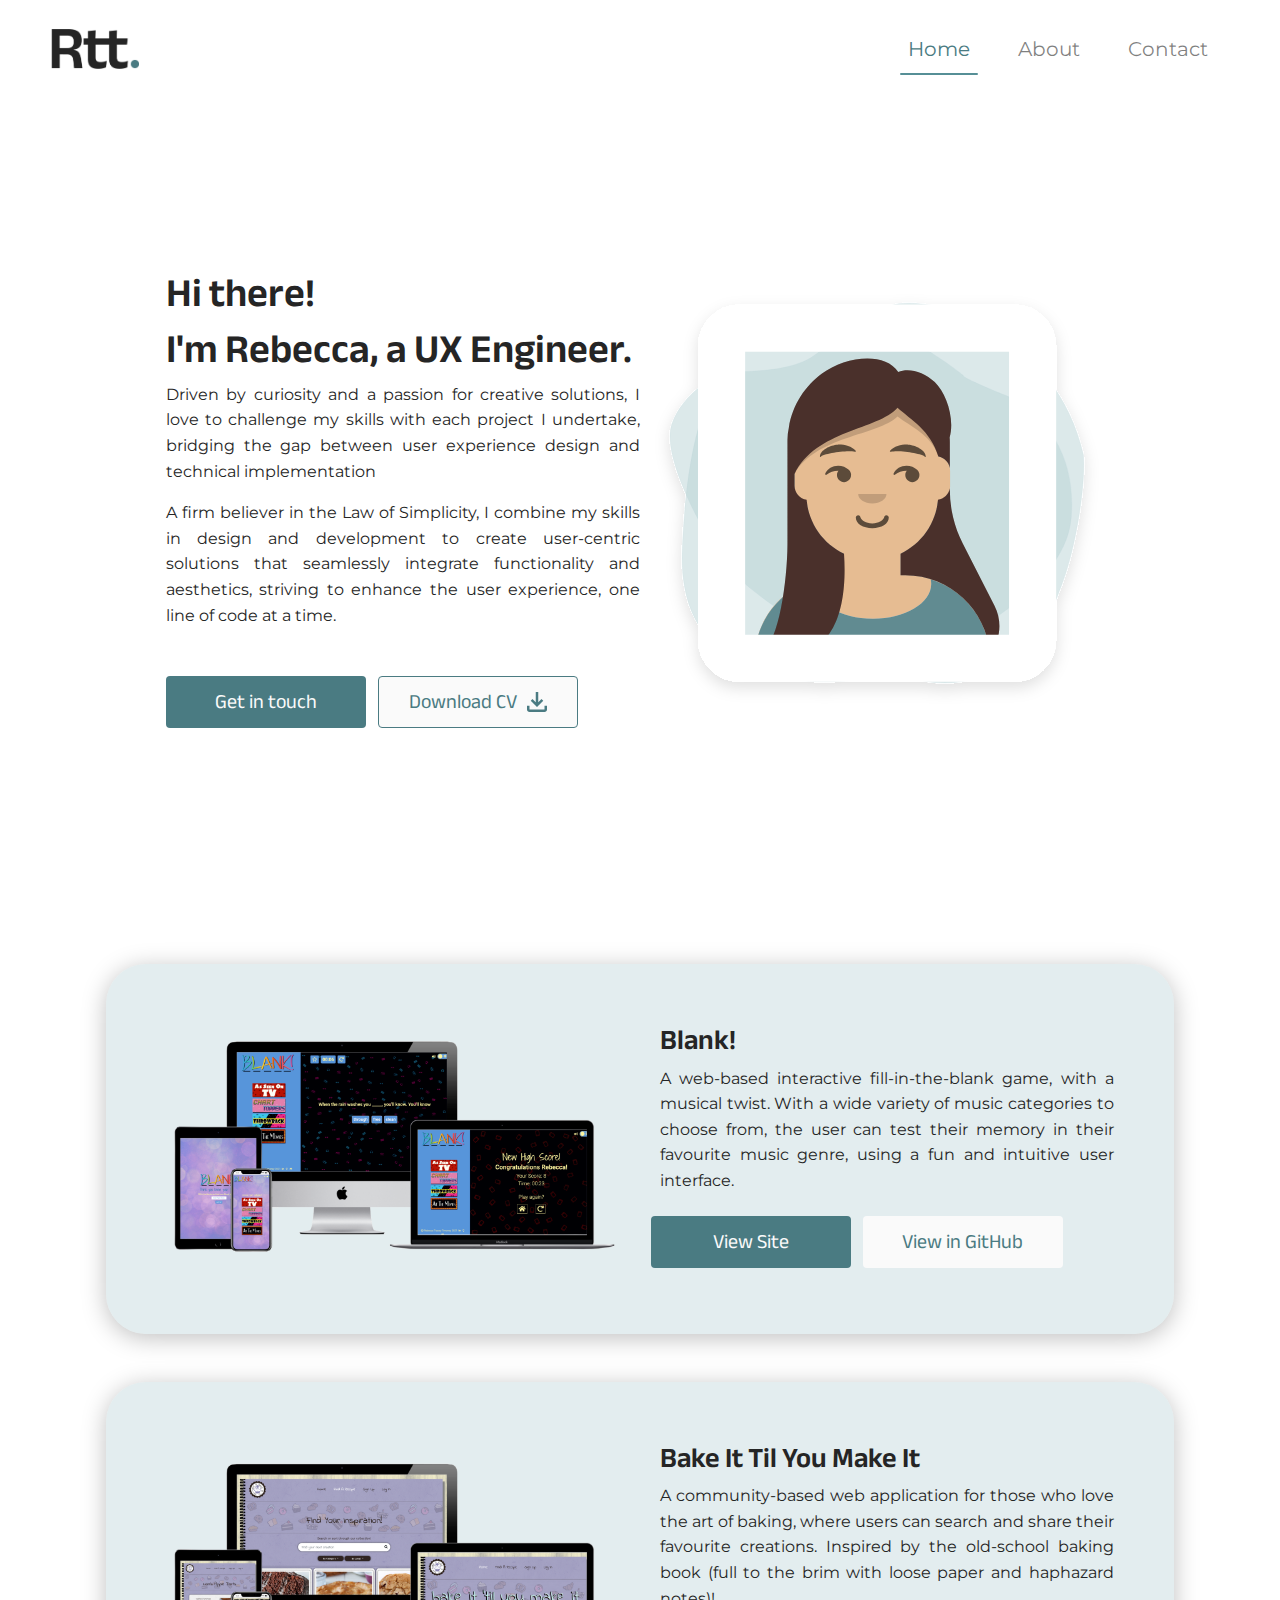
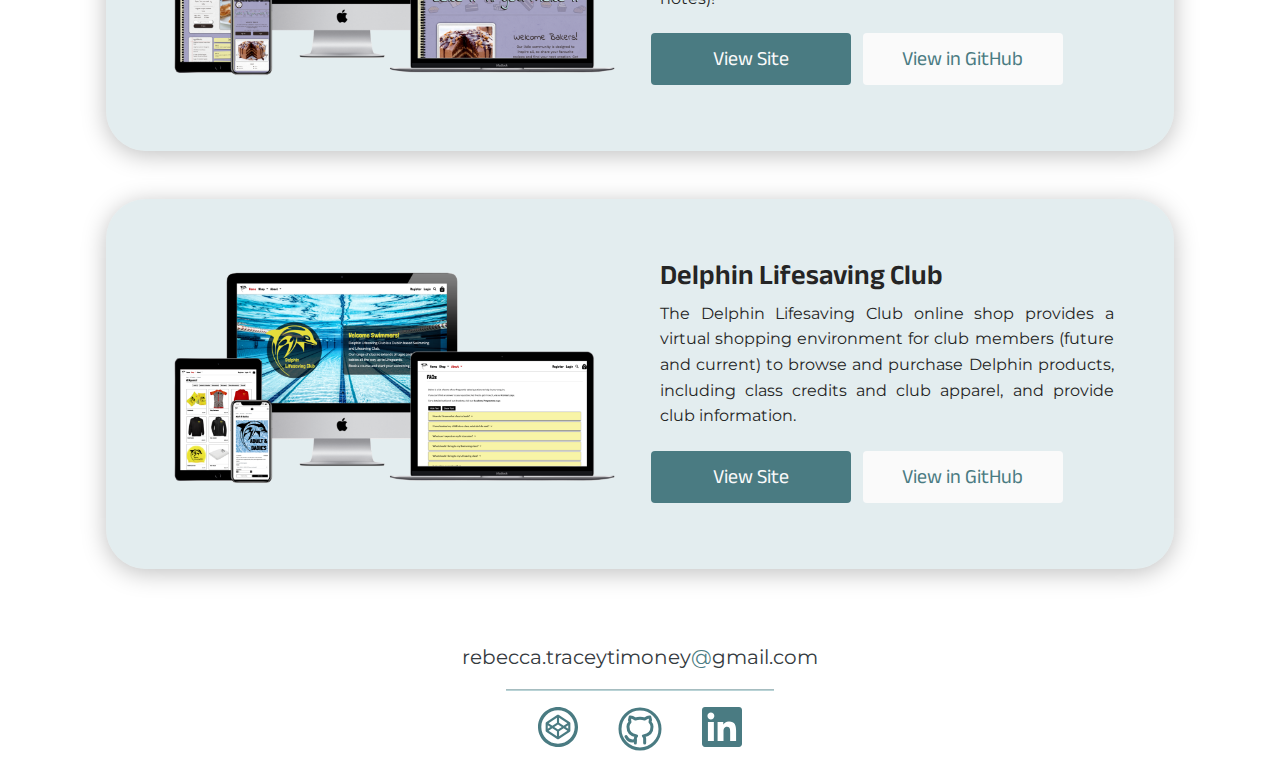
<file: index.html>
<!DOCTYPE html>
<html lang="en">

<head>

    <!-- Google tag (gtag.js) -->
    <script async src="https://www.googletagmanager.com/gtag/js?id=G-MZ6VDEMLGP"></script>
    <script>
        window.dataLayer = window.dataLayer || [];
        function gtag() { dataLayer.push(arguments); }
        gtag('js', new Date());

        gtag('config', 'G-MZ6VDEMLGP');
    </script>

    <!-- meta data -->
    <meta charset="UTF-8" />
    <meta name="viewport" content="width=device-width, initial-scale=1.0" />
    <meta http-equiv="X-UA-Compatible" content="ie=edge" />
    <meta name="description" content="Online Portfolio - Rebecca Tracey-Timoney" />
    <meta name="title" content="Rebecca Tracey-Timoney" />

    <!-- favicon -->
    <link rel="shortcut icon" type="image/png" href="assets/images/favicon/favicon.ico" />
    <link rel="apple-touch-icon" sizes="180x180" href="assets/images/favicon/apple-touch-icon.png" />
    <link rel="icon" type="image/png" sizes="32x32" href="assets/images/favicon/favicon-32x32.png" />
    <link rel="icon" type="image/png" sizes="16x16" href="assets/images/favicon/favicon-16x16.png" />

    <!-- Stylesheets -->
    <link rel="stylesheet"
        href="https://cdnjs.cloudflare.com/ajax/libs/twitter-bootstrap/4.6.0/css/bootstrap.min.css" />
    <link rel="stylesheet" href="https://cdnjs.cloudflare.com/ajax/libs/font-awesome/5.15.4/css/all.min.css" />
    <link rel="stylesheet" href="assets/css/style.css" />

    <!-- Page title -->
    <title>Rebecca Tracey-Timoney</title>
</head>

<body>

    <!-- Navbar -->
    <nav class="navbar navbar-expand-md navbar-light">
        <a class="navbar-brand" href="index.html">
            <img src="assets/images/logo.png" height="40" class="d-inline-block align-top" alt="Logo" />
        </a>
        <button class="navbar-toggler" type="button" data-toggle="collapse" data-target="#navbarNav"
            aria-controls="navbarNav" aria-expanded="false" aria-label="Toggle navigation">
            <span class="navbar-toggler-icon"></span>
        </button>
        <div class="collapse navbar-collapse justify-content-end" id="navbarNav">
            <ul class="navbar-nav align-items-center">
                <li class="nav-item px-3 py-5-sm">
                    <a class="nav-link active" href="index.html">Home</a>
                </li>
                <li class="nav-item px-3">
                    <a class="nav-link" href="about.html">About</a>
                </li>
                <li class="nav-item px-3">
                    <a class="nav-link" href="contact.html">Contact</a>
                </li>
            </ul>
        </div>
    </nav>

    <!-- Hero Container -->
    <section class="container-fluid pt-3 pb-4 d-flex sec-height justify-content-center">
        <div class="row m-0" id="hero-container">
            <div class="col-12 col-lg-6 order-lg-2" id="hero-img">
                <img class="w-100 d-none d-lg-flex" src="assets/images/profile-img.svg" alt="Profile avatar of Rebecca Tracey Timoney">
                <img class="w-100 d-lg-none" src="assets/images/profile-img-sm.png" alt="Profile avatar of Rebecca Tracey Timoney">
            </div>
            <div class="col-12 col-lg-6 px-0 py-3 order-lg-1" id="hero-text">
                <div>
                    <h1>Hi there!</h1>
                    <h1>I'm Rebecca, a UX Engineer.</h1>
                </div>
                <div class="text-justify">
                    <p>Driven by curiosity and a passion for creative solutions, I love to challenge my skills with each project I undertake, bridging the gap between user experience design and technical implementation</p>
                    
                    <p>A firm believer in the Law of Simplicity, I combine my skills in design and development to create user-centric solutions that seamlessly integrate functionality and aesthetics, striving to enhance the user experience, one line of code at a time.</p>
                </div>
                <div id="hero-links">
                    <a href="contact.html" class="link-btn primary-btn">Get in touch</a>
                    <a href="assets/rebecca_traceytimoney.pdf" class="link-btn secondary-btn" download="Rebecca_TraceyTimoney">
                        Download CV 
                        <svg width="20" height="20" viewBox="0 0 24 24" fill="none" xmlns="http://www.w3.org/2000/svg">
                            <path d="M12 18L4.5 10.5L6.6 8.325L10.5 12.225V0H13.5V12.225L17.4 8.325L19.5 10.5L12 18ZM3 24C2.175 24 1.4685 23.706 0.880502 23.118C0.292502 22.53 -0.000997453 21.824 2.54669e-06 21V16.5H3V21H21V16.5H24V21C24 21.825 23.706 22.5315 23.118 23.1195C22.53 23.7075 21.824 24.001 21 24H3Z" fill="#4A7B82" />
                        </svg>
                    </a>
                </div>
            </div>
        </div>
    </section>

    <!-- Projects -->
    <section class="container-fluid sec-height project-outer-container">
        <div class="row project-container">
            <div class="col-12 col-lg-6">
                <img class="w-100" src="assets/images/blank.png" alt="Responsive screens image of Blank! Interactive quiz">
            </div>
            <div class="col-12 col-lg-6">
                <div class="project-title">
                    <h3>Blank!</h3>
                </div>
                <div class="text-justify">
                    <p>A web-based interactive fill-in-the-blank game, with a musical twist. With a wide variety of music categories to choose
                    from, the user can test their memory in their favourite music genre, using a fun and intuitive user interface.</p>
                </div>
                <div class="row project-btns">
                    <div class="col-12 col-md-6">
                        <a class="link-btn primary-btn" href="https://rebeccatraceyt.github.io/WhatTheBlank/" target="_blank" rel="noopener noreferrer">View Site</a>
                    </div>
                    <div class="col-12 col-md-6">
                        <a class="link-btn secondary-btn" href="https://github.com/rebeccatraceyt/WhatTheBlank" target="_blank" rel="noopener noreferrer">View in GitHub</a>
                    </div>
                </div>
            </div>
        </div>

        <div class="row project-container">
            <div class="col-12 col-lg-6">
                <img class="w-100" src="assets/images/bake.png" alt="Responsive screens image of Bake It Til You Make It App">
            </div>
            <div class="col-12 col-lg-6">
                <div class="project-title">
                    <h3>Bake It Til You Make It</h3>
                </div>
                <div class="text-justify">
                    <p>A community-based web application for those who love the art of baking, where users can search and share their favourite
                    creations. Inspired by the old-school baking book (full to the brim with loose paper and haphazard notes)!</p>
                </div>
                <div class="row project-btns">
                    <div class="col-12 col-md-6">
                        <a class="link-btn primary-btn" href="https://bake-it-til-you-make-it.onrender.com/"
                            target="_blank" rel="noopener noreferrer">View Site</a>
                    </div>
                    <div class="col-12 col-md-6">
                        <a class="link-btn secondary-btn" href="https://github.com/rebeccatraceyt/bake-it-til-you-make-it"
                            target="_blank" rel="noopener noreferrer">View in GitHub</a>
                    </div>
                </div>
            </div>
        </div>

        <div class="row project-container">
            <div class="col-12 col-lg-6">
                <img class="w-100" src="assets/images/delphin.png" alt="Responsive screens image of Delphin Lifesaving Club">
            </div>
            <div class="col-12 col-lg-6">
                <div class="project-title">
                    <h3>Delphin Lifesaving Club</h3>
                </div>
                <div class="text-justify">
                    <p>The Delphin Lifesaving Club online shop provides a virtual shopping environment for club members (future and current) to
                    browse and purchase Delphin products, including class credits and club apparel, and provide club information.</p>
                </div>
                <div class="row project-btns">
                    <div class="col-12 col-md-6">
                        <a class="link-btn primary-btn" href="https://delphin-lifesavingclub.onrender.com/"
                            target="_blank" rel="noopener noreferrer">View Site</a>
                    </div>
                    <div class="col-12 col-md-6">
                        <a class="link-btn secondary-btn" href="https://github.com/rebeccatraceyt/delphin_lifesavingclub"
                            target="_blank" rel="noopener noreferrer">View in GitHub</a>
                    </div>
                </div>
            </div>
        </div>
    </section>

    <!-- Footer -->
    <footer class="py-4" id="footer-container">
        <a href="mailto:rebecca.traceytimoney@gmail.com?subject=Portfolio Enquiry">
            <span class="text-dark">rebecca.traceytimoney</span>@<span class="text-dark">gmail.com</span>
        </a>
        <hr id="footer-hr">
        <div id="footer-icons">
            <a href="https://codepen.io/rebeccatraceyt" target="_blank" rel="noopener noreferrer" aria-label="Link to my CodePen profile">
                <img src="assets/images/codepen.svg" alt="CodePen icon">
            </a>
            <a href="https://github.com/rebeccatraceyt" target="_blank" rel="noopener noreferrer"
                aria-label="Link to my GitHub profile">
                <img src="assets/images/github.svg" alt="GitHub icon">
            </a>
            <a href="https://www.linkedin.com/in/rebeccatraceytimoney/" target="_blank" rel="noopener noreferrer"
                aria-label="Link to my LinkedIn profile">
                <img src="assets/images/linkedin.svg" alt="LinkedIn icon">
            </a>
        </div>
    </footer>


    <!-- Scripts -->
    <script src="https://cdnjs.cloudflare.com/ajax/libs/jquery/3.5.1/jquery.slim.min.js"></script>
    <script src="https://cdnjs.cloudflare.com/ajax/libs/popper.js/1.16.1/umd/popper.min.js"></script>
    <script src="https://cdnjs.cloudflare.com/ajax/libs/twitter-bootstrap/4.6.0/js/bootstrap.min.js"></script>

</body>

</html>
</file>
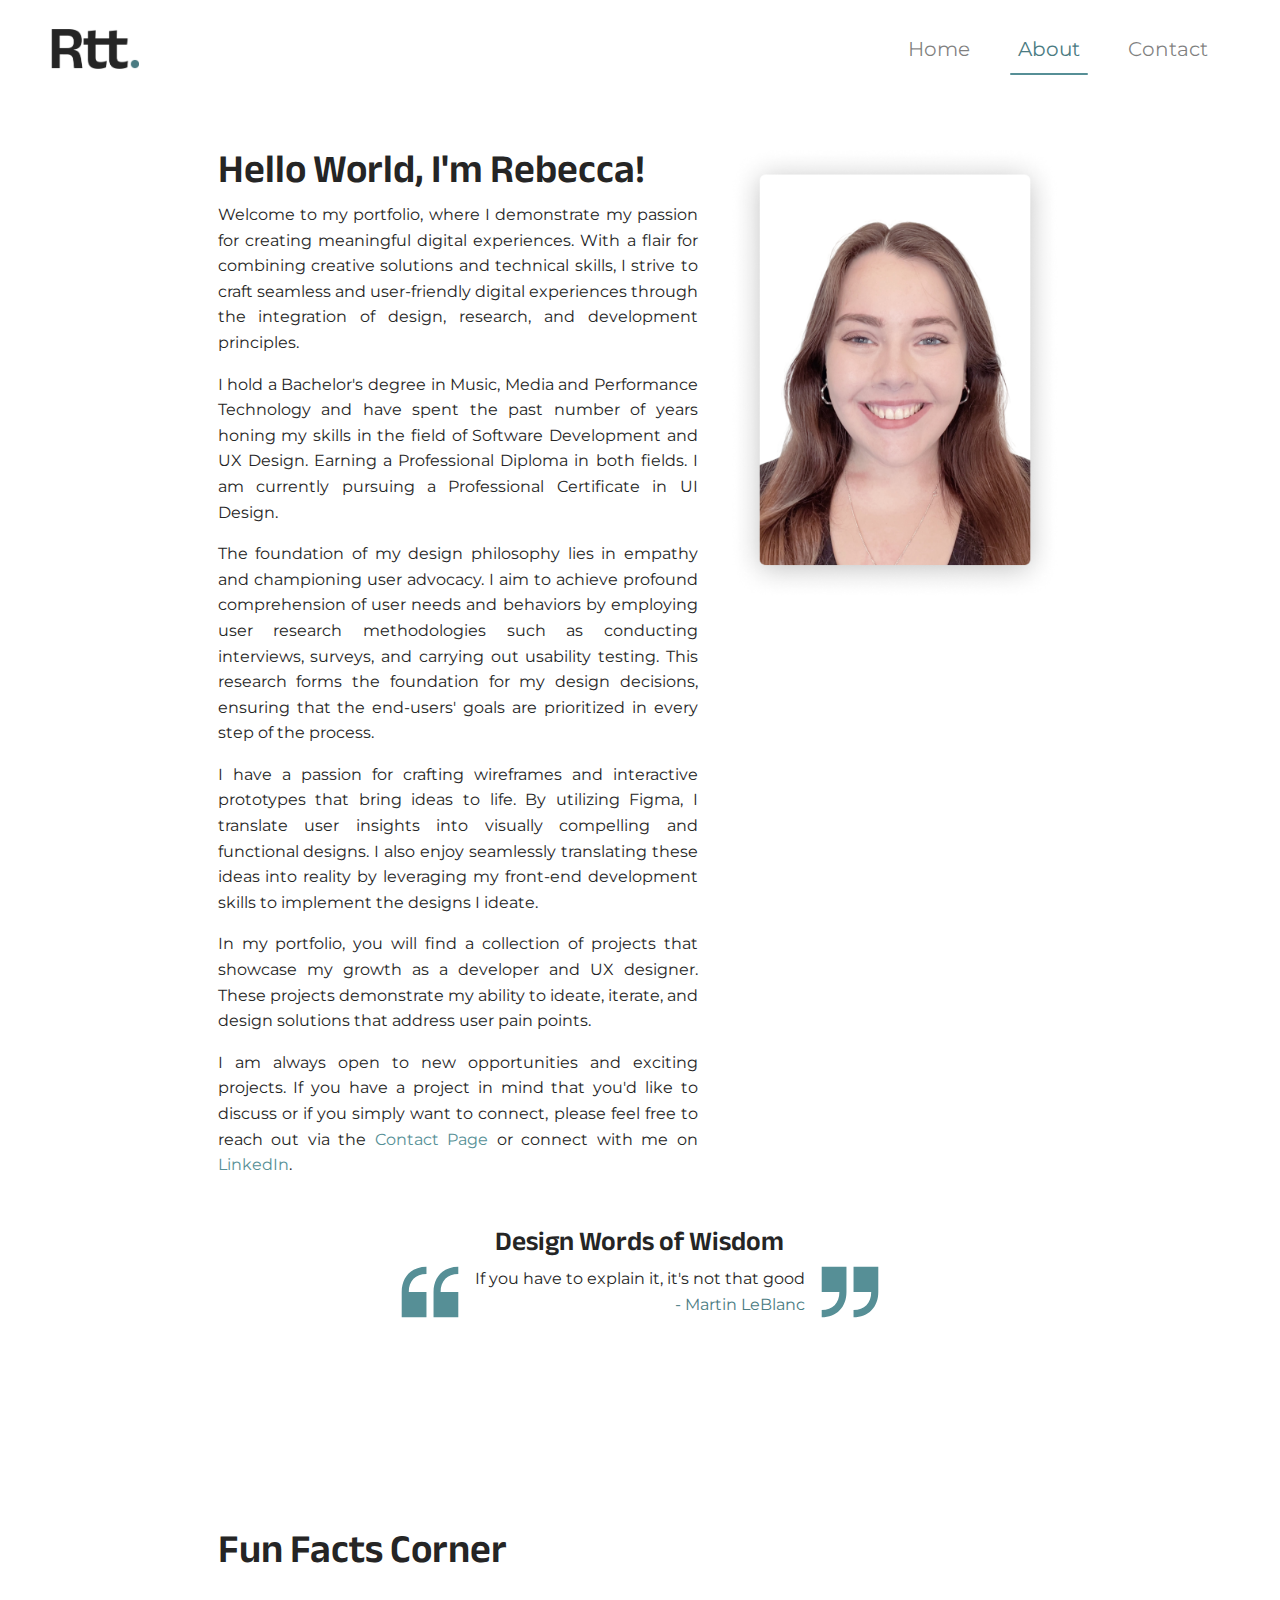
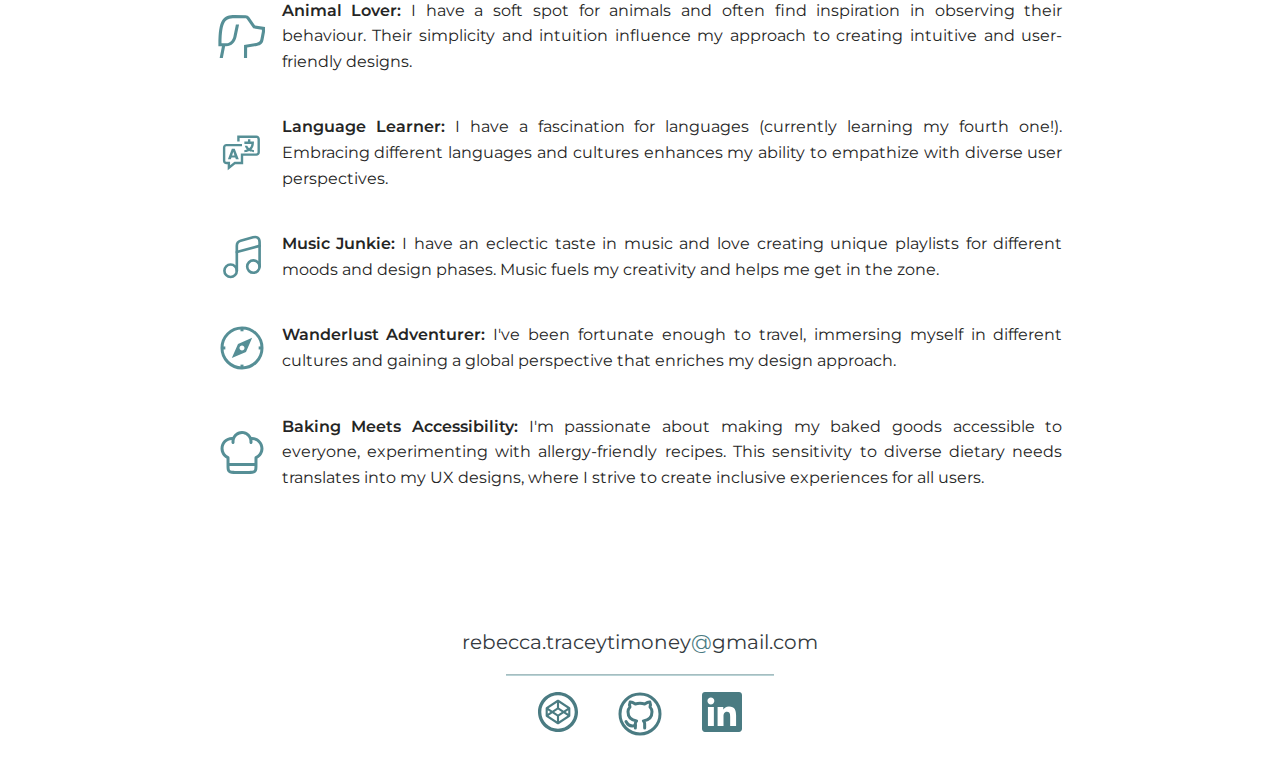
<file: about.html>
<!DOCTYPE html>
<html lang="en">

<head>

    <!-- Google tag (gtag.js) -->
    <script async src="https://www.googletagmanager.com/gtag/js?id=G-MZ6VDEMLGP"></script>
    <script>
        window.dataLayer = window.dataLayer || [];
        function gtag() { dataLayer.push(arguments); }
        gtag('js', new Date());

        gtag('config', 'G-MZ6VDEMLGP');
    </script>

    <!-- meta data -->
    <meta charset="UTF-8" />
    <meta name="viewport" content="width=device-width, initial-scale=1.0" />
    <meta http-equiv="X-UA-Compatible" content="ie=edge" />
    <meta name="description" content="Online Portfolio - Rebecca Tracey-Timoney" />
    <meta name="title" content="Rebecca Tracey-Timoney" />

    <!-- favicon -->
    <link rel="shortcut icon" type="image/png" href="assets/images/favicon/favicon.ico" />
    <link rel="apple-touch-icon" sizes="180x180" href="assets/images/favicon/apple-touch-icon.png" />
    <link rel="icon" type="image/png" sizes="32x32" href="assets/images/favicon/favicon-32x32.png" />
    <link rel="icon" type="image/png" sizes="16x16" href="assets/images/favicon/favicon-16x16.png" />

    <!-- Stylesheets -->
    <link rel="stylesheet"
        href="https://cdnjs.cloudflare.com/ajax/libs/twitter-bootstrap/4.6.0/css/bootstrap.min.css" />
    <link rel="stylesheet" href="https://cdnjs.cloudflare.com/ajax/libs/font-awesome/5.15.4/css/all.min.css" />
    <link rel="stylesheet" href="assets/css/style.css" />

    <!-- Page title -->
    <title>Rebecca Tracey-Timoney | About</title>
</head>

<body>

    <!-- Navbar -->
    <nav class="navbar navbar-expand-md navbar-light">
        <a class="navbar-brand" href="index.html">
            <img src="assets/images/logo.png" height="40" class="d-inline-block align-top" alt="Logo" />
        </a>
        <button class="navbar-toggler" type="button" data-toggle="collapse" data-target="#navbarNav"
            aria-controls="navbarNav" aria-expanded="false" aria-label="Toggle navigation">
            <span class="navbar-toggler-icon"></span>
        </button>
        <div class="collapse navbar-collapse justify-content-end" id="navbarNav">
            <ul class="navbar-nav align-items-center">
                <li class="nav-item px-3 py-5-sm">
                    <a class="nav-link" href="index.html">Home</a>
                </li>
                <li class="nav-item px-3">
                    <a class="nav-link active" href="about.html">About</a>
                </li>
                <li class="nav-item px-3">
                    <a class="nav-link" href="contact.html">Contact</a>
                </li>
            </ul>
        </div>
    </nav>

    <!-- About Container -->
    <section class="container-fluid sec-height about-container">
        <div class="row">
            <div class="col-12 col-lg-5 order-lg-2 d-flex align-self-start justify-content-center">
                <img class="mw-100" src="assets/images/about-img.png" alt="Portrait image of Rebecca Tracey Timoney">
            </div>
            <div class="col-12 col-lg-7 order-lg-1 text-justify">
                <h1>Hello World, <br class="d-lg-none"> I'm Rebecca!</h1>
                <p>
                    Welcome to my portfolio, where I demonstrate my passion for creating meaningful digital
                    experiences. With a flair for combining creative solutions and technical skills, 
                    I strive to craft seamless and user-friendly digital experiences through the integration 
                    of design, research, and development principles.
                </p>

                <p>I hold a Bachelor's degree in Music, Media and Performance Technology and have spent the past number
                    of years honing my skills in the field of Software Development and UX Design. 
                    Earning a Professional Diploma in both fields. 
                    I am currently pursuing a Professional Certificate in UI Design.
                </p>

                <p>The foundation of my design philosophy lies in empathy and championing user advocacy. I aim to
                    achieve profound comprehension of user needs and behaviors by employing user research methodologies 
                    such as conducting interviews, surveys, and carrying out usability testing. 
                    This research forms the foundation for my design decisions, ensuring that the end-users' goals are 
                    prioritized in every step of the process.
                </p>

                <p>I have a passion for crafting wireframes and interactive prototypes that bring ideas to life. By
                    utilizing Figma, I translate user insights into visually compelling and functional designs. 
                    I also enjoy seamlessly translating these ideas into reality by leveraging my front-end development 
                    skills to implement the designs I ideate.
                </p>

                <p>In my portfolio, you will find a collection of projects that showcase my growth as a developer and UX
                    designer. These projects demonstrate my ability to ideate, iterate, and design solutions that 
                    address user pain points.
                </p>

                <p>I am always open to new opportunities and exciting projects. If you have a project in mind that you'd
                    like to discuss or if you simply want to connect, please feel free to reach out via the 
                    <a href="contact.html" class="inline-link">Contact Page</a> 
                    or connect with me on 
                    <a href="https://www.linkedin.com/in/rebeccatraceytimoney/" 
                    target="_blank" rel="noopener noreferrer" 
                    aria-label="Link to my LinkedIn profile"
                    class="inline-link">LinkedIn</a>.
                </p>
            </div>
        </div>

        <!-- Quote Container -->
        <div class="row">
            <div id="quote-outer-container" class="col-12 d-flex flex-column align-items-center">
                <h2>Design Words of Wisdom</h2>
                <div class="d-flex justify-content-center align-items-start quote-container">
                    <img class="mw-100 quote-icon" src="assets/images/quote-left.svg" alt="Left quotation mark">
                    <div class="d-flex flex-column justify-content-center quote-inner-container">
                        <span>If you have to explain it, it's not that good</span>
                        <span id="quote-author">- Martin LeBlanc</span>
                    </div>
                    <img class="mw-100 quote-icon" src="assets/images/quote-right.svg" alt="Right quotation mark">
                </div>
            </div>
        </div>
    </section>



    <!-- Facts Container -->
    <section class="container-fluid mb-5 facts-outer-container">
        <h1 class="mb-4">Fun Facts Corner</h1>
        <div class="facts-container">
            <div class="facts-item">
                <img src="assets/images/animal.svg" alt="Outline drawing of dog's head">
                <p>
                    <span class="fact-name">Animal Lover:</span> I have a soft spot for animals and often find inspiration in observing their behaviour. 
                    Their simplicity and intuition influence my approach to creating intuitive and user-friendly designs.
                </p>
            </div>
            <div class="facts-item">
                <img src="assets/images/language.svg" alt="Outline drawing of dog's head">
                <p>
                    <span class="fact-name">Language Learner:</span> I have a fascination for languages (currently learning my fourth one!). Embracing different languages
                    and cultures enhances my ability to empathize with diverse user perspectives.
                </p>
            </div>
            <div class="facts-item">
                <img src="assets/images/music.svg" alt="Outline drawing of dog's head">
                <p>
                    <span class="fact-name">Music Junkie:</span> I have an eclectic taste in music and love creating unique playlists for different moods and design
                    phases. Music fuels my creativity and helps me get in the zone.
                </p>
            </div>
            <div class="facts-item">
                <img src="assets/images/adventure.svg" alt="Outline drawing of dog's head">
                <p>
                    <span class="fact-name">Wanderlust Adventurer:</span> I've been fortunate enough to travel, immersing myself in different cultures and gaining a global
                    perspective that enriches my design approach.
                </p>
            </div>
            <div class="facts-item">
                <img src="assets/images/baking.svg" alt="Outline drawing of dog's head">
                <p>
                    <span class="fact-name">Baking Meets Accessibility:</span> I'm passionate about making my baked goods accessible to everyone, experimenting with
                    allergy-friendly recipes. This sensitivity to diverse dietary needs translates into my UX designs, where I strive to create inclusive experiences for all users.
                </p>
            </div>
        </div>
    </section>


    <!-- Footer -->
    <footer class="py-4" id="footer-container">
        <a href="mailto:rebecca.traceytimoney@gmail.com?subject=Portfolio Enquiry">
            <span class="text-dark">rebecca.traceytimoney</span>@<span class="text-dark">gmail.com</span>
        </a>
        <hr id="footer-hr">
        <div id="footer-icons">
            <a href="https://codepen.io/rebeccatraceyt" target="_blank" rel="noopener noreferrer"
                aria-label="Link to my CodePen profile">
                <img src="assets/images/codepen.svg" alt="CodePen icon">
            </a>
            <a href="https://github.com/rebeccatraceyt" target="_blank" rel="noopener noreferrer"
                aria-label="Link to my GitHub profile">
                <img src="assets/images/github.svg" alt="GitHub icon">
            </a>
            <a href="https://www.linkedin.com/in/rebeccatraceytimoney/" target="_blank" rel="noopener noreferrer"
                aria-label="Link to my LinkedIn profile">
                <img src="assets/images/linkedin.svg" alt="LinkedIn icon">
            </a>
        </div>
    </footer>


    <!-- Scripts -->
    <script src="https://cdnjs.cloudflare.com/ajax/libs/jquery/3.5.1/jquery.slim.min.js"></script>
    <script src="https://cdnjs.cloudflare.com/ajax/libs/popper.js/1.16.1/umd/popper.min.js"></script>
    <script src="https://cdnjs.cloudflare.com/ajax/libs/twitter-bootstrap/4.6.0/js/bootstrap.min.js"></script>

</body>

</html>
</file>
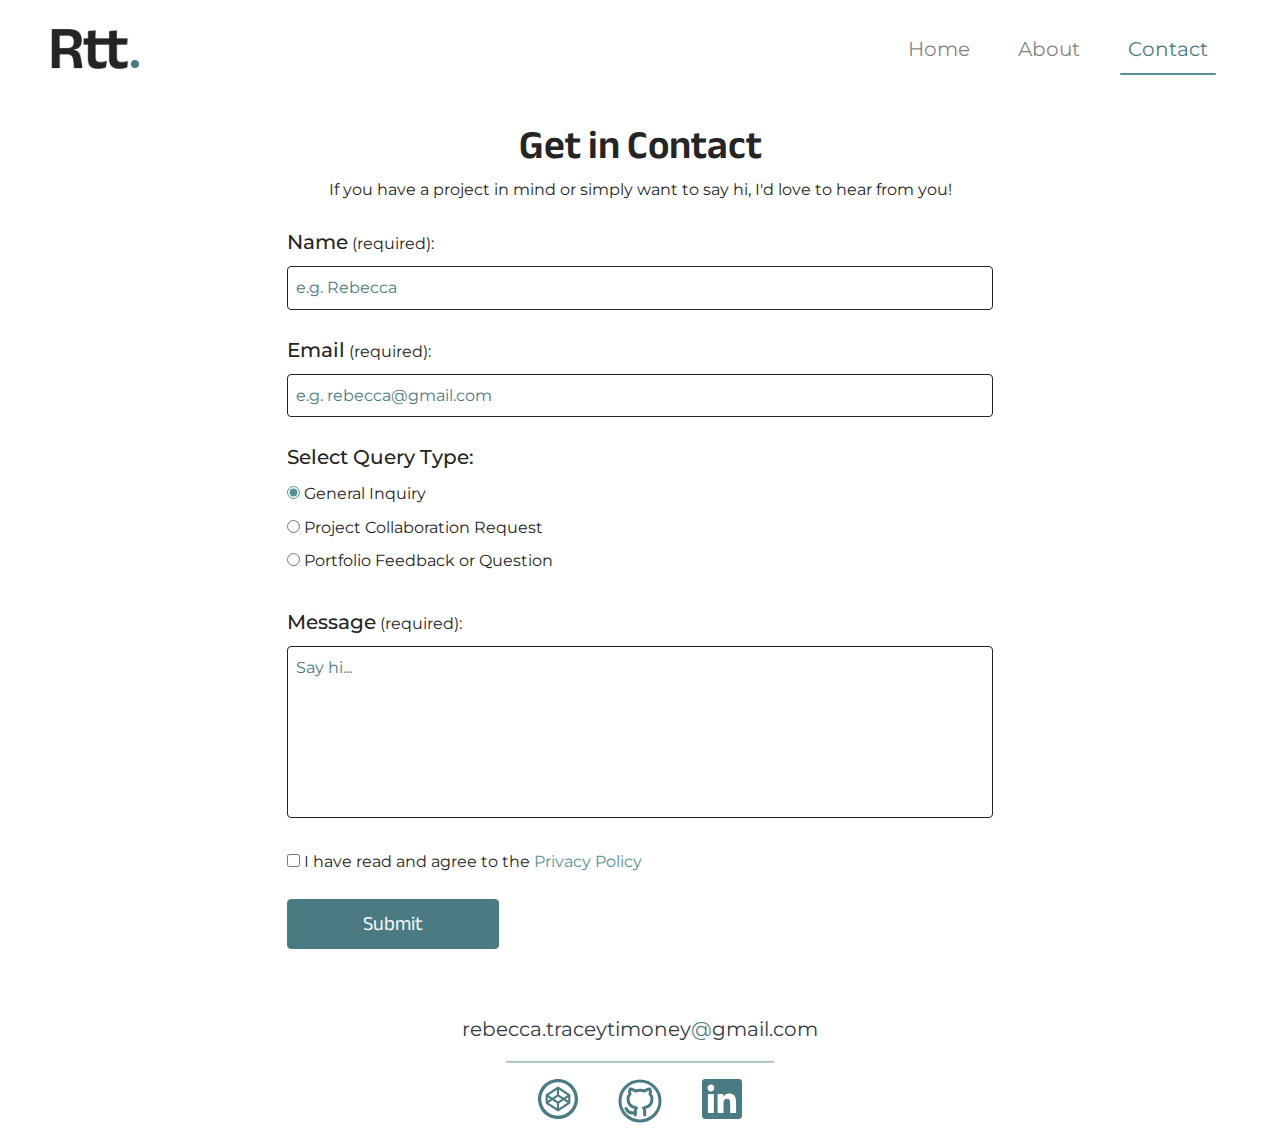
<file: contact.html>
<!DOCTYPE html>
<html lang="en">

<head>

    <!-- Google tag (gtag.js) -->
    <script async src="https://www.googletagmanager.com/gtag/js?id=G-MZ6VDEMLGP"></script>
    <script>
        window.dataLayer = window.dataLayer || [];
        function gtag() { dataLayer.push(arguments); }
        gtag('js', new Date());

        gtag('config', 'G-MZ6VDEMLGP');
    </script>

    <!-- meta data -->
    <meta charset="UTF-8" />
    <meta name="viewport" content="width=device-width, initial-scale=1.0" />
    <meta http-equiv="X-UA-Compatible" content="ie=edge" />
    <meta name="description" content="Online Portfolio - Rebecca Tracey-Timoney" />
    <meta name="title" content="Rebecca Tracey-Timoney" />

    <!-- favicon -->
    <link rel="shortcut icon" type="image/png" href="assets/images/favicon/favicon.ico" />
    <link rel="apple-touch-icon" sizes="180x180" href="assets/images/favicon/apple-touch-icon.png" />
    <link rel="icon" type="image/png" sizes="32x32" href="assets/images/favicon/favicon-32x32.png" />
    <link rel="icon" type="image/png" sizes="16x16" href="assets/images/favicon/favicon-16x16.png" />

    <!-- Stylesheets -->
    <link rel="stylesheet"
        href="https://cdnjs.cloudflare.com/ajax/libs/twitter-bootstrap/4.6.0/css/bootstrap.min.css" />
    <link rel="stylesheet" href="https://cdnjs.cloudflare.com/ajax/libs/font-awesome/5.15.4/css/all.min.css" />
    <link rel="stylesheet" href="assets/css/style.css" />

    <!-- Page title -->
    <title>Rebecca Tracey-Timoney | Contact</title>
</head>

<body>

    <script type="text/javascript"> 
        // default value for submitted variable
        // checks if form has been submitted
        var submitted=false; 
    </script>

    <!-- hidden iframe element to redirect user to the thank you page -->
    <iframe name="hiddenConfirm" id="hiddenConfirm" style="display: none;" onload="if(submitted){window.location='thank-you.html';};"></iframe>

    <!-- Navbar -->
    <nav class="navbar navbar-expand-md navbar-light">
        <a class="navbar-brand" href="index.html">
            <img src="assets/images/logo.png" height="40" class="d-inline-block align-top" alt="Logo" />
        </a>
        <button class="navbar-toggler" type="button" data-toggle="collapse" data-target="#navbarNav"
            aria-controls="navbarNav" aria-expanded="false" aria-label="Toggle navigation">
            <span class="navbar-toggler-icon"></span>
        </button>
        <div class="collapse navbar-collapse justify-content-end" id="navbarNav">
            <ul class="navbar-nav align-items-center">
                <li class="nav-item px-3 py-5-sm">
                    <a class="nav-link" href="index.html">Home</a>
                </li>
                <li class="nav-item px-3">
                    <a class="nav-link" href="about.html">About</a>
                </li>
                <li class="nav-item px-3">
                    <a class="nav-link active" href="contact.html">Contact</a>
                </li>
            </ul>
        </div>
    </nav>

    <!-- Contact Form -->
    <section class="form-outer-container">
        <div class="form-header">
            <h1>Get in Contact</h1>
            <p>
                If you have a project in mind or simply want to say hi, I'd love to hear from you!
            </p>
        </div>
        <div class="form-container">
            <form action="https://docs.google.com/forms/u/0/d/e/1FAIpQLSdv9kjdoQSmCQRPrxF4P6mpCQUIPO5A3KKCjYQTRkbHv-W7Dg/formResponse" method="post" target="hiddenConfirm" onsubmit="submitted=true;">
                <div class="form-elements">
                    <label class="form-label" for="name">Name</label> <span class="sml-txt">(required):</span><br>
                    <input type="text" id="name" name="entry.1640948945" placeholder="e.g. Rebecca" required>
                </div>

                <div class="form-elements">
                    <label class="form-label" for="email">Email</label> <span class="sml-txt">(required):</span><br>
                    <input type="email" id="email" name="emailAddress" placeholder="e.g. rebecca@gmail.com" required>
                </div>

                <div class="form-elements">
                    <label class="form-label mb-2">Select Query Type:</label><br>
                    <input type="radio" id="general" name="entry.809723700" value="General Inquiry" checked required>
                    <label for="general">General Inquiry</label><br>
                    <input type="radio" id="collab" name="entry.809723700" value="Project Collaboration Request">
                    <label for="collab">Project Collaboration Request</label><br>
                    <input type="radio" id="feedback" name="entry.809723700" value="Portfolio Feedback or Question">
                    <label for="feedback">Portfolio Feedback or Question</label>
                </div>

                <div class="form-elements">
                    <label class="form-label" for="message">Message</label> <span class="sml-txt">(required):</span><br>
                    <textarea id="message" name="entry.1767272506" rows="6" cols="50" placeholder="Say hi..." required></textarea>
                </div>

                <div class="form-elements form-privacy">
                    <input type="checkbox" id="privacyPolicy" name="entry.1501483662" value="I have read and agree to the Privacy Policy" required>
                    <label for="privacyPolicy">I have read and agree to the <a href="privacy-policy.html" rel="noopener noreferrer"
                        aria-label="Link to site Privacy Policy" class="inline-link">Privacy Policy</a></label>
                </div>

                <div class="form-elements">
                    <input class="sub-btn primary-btn" type="submit" value="Submit">
                </div>
            </form>
        </div>
    </section>

    <!-- Footer -->
    <footer class="py-4" id="footer-container">
        <a href="mailto:rebecca.traceytimoney@gmail.com?subject=Portfolio Enquiry">
            <span class="text-dark">rebecca.traceytimoney</span>@<span class="text-dark">gmail.com</span>
        </a>
        <hr id="footer-hr">
        <div id="footer-icons">
            <a href="https://codepen.io/rebeccatraceyt" target="_blank" rel="noopener noreferrer"
                aria-label="Link to my CodePen profile">
                <img src="assets/images/codepen.svg" alt="CodePen icon">
            </a>
            <a href="https://github.com/rebeccatraceyt" target="_blank" rel="noopener noreferrer"
                aria-label="Link to my GitHub profile">
                <img src="assets/images/github.svg" alt="GitHub icon">
            </a>
            <a href="https://www.linkedin.com/in/rebeccatraceytimoney/" target="_blank" rel="noopener noreferrer"
                aria-label="Link to my LinkedIn profile">
                <img src="assets/images/linkedin.svg" alt="LinkedIn icon">
            </a>
        </div>
    </footer>


    <!-- Scripts -->
    <script src="https://cdnjs.cloudflare.com/ajax/libs/jquery/3.5.1/jquery.slim.min.js"></script>
    <script src="https://cdnjs.cloudflare.com/ajax/libs/popper.js/1.16.1/umd/popper.min.js"></script>
    <script src="https://cdnjs.cloudflare.com/ajax/libs/twitter-bootstrap/4.6.0/js/bootstrap.min.js"></script>

</body>

</html>
</file>
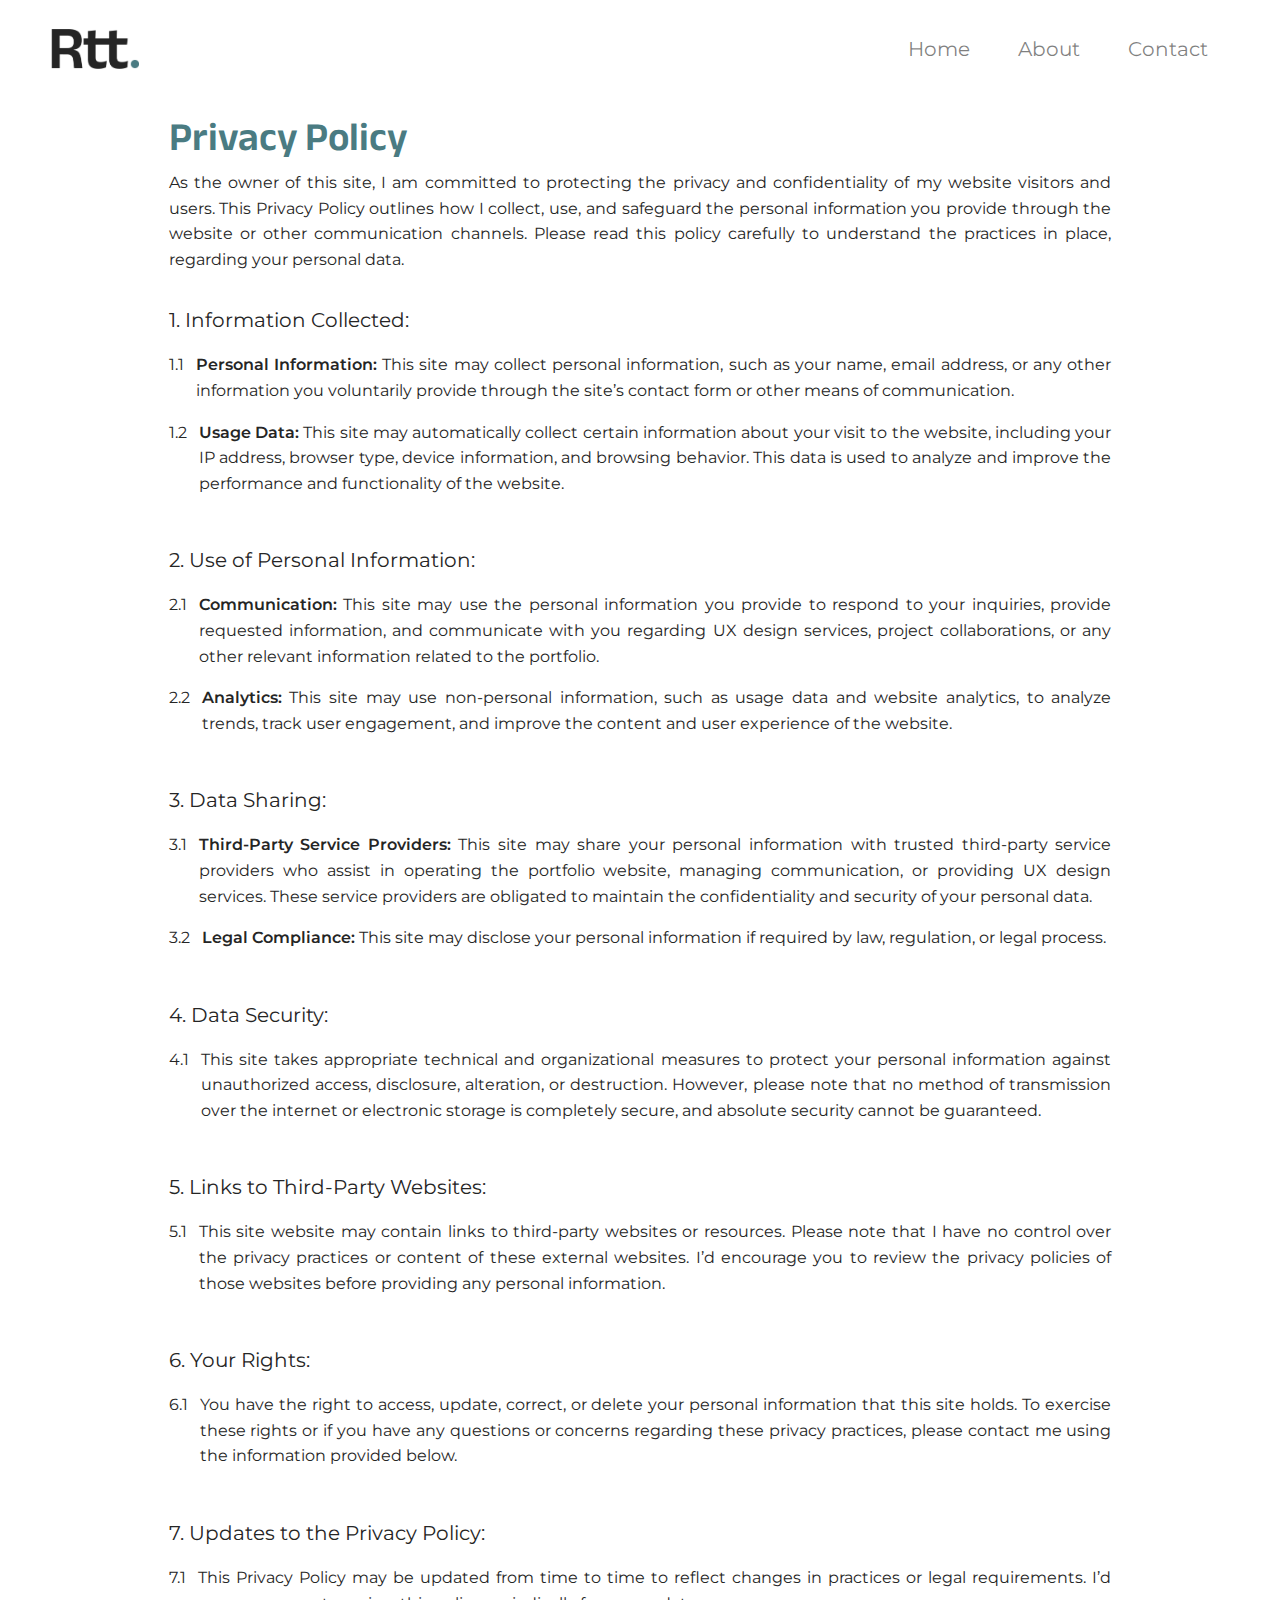
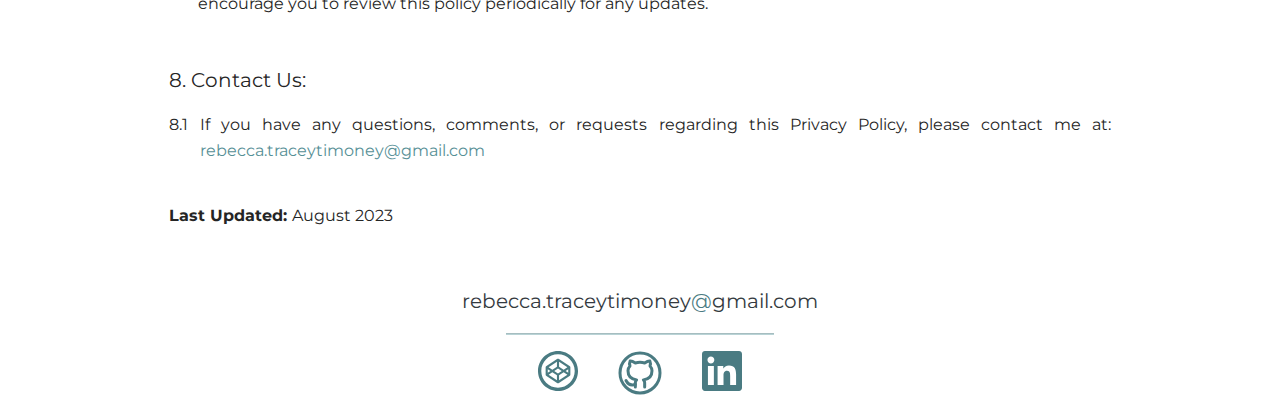
<file: privacy-policy.html>
<!DOCTYPE html>
<html lang="en">

<head>

    <!-- Google tag (gtag.js) -->
    <script async src="https://www.googletagmanager.com/gtag/js?id=G-MZ6VDEMLGP"></script>
    <script>
        window.dataLayer = window.dataLayer || [];
        function gtag() { dataLayer.push(arguments); }
        gtag('js', new Date());

        gtag('config', 'G-MZ6VDEMLGP');
    </script>

    <!-- meta data -->
    <meta charset="UTF-8" />
    <meta name="viewport" content="width=device-width, initial-scale=1.0" />
    <meta http-equiv="X-UA-Compatible" content="ie=edge" />
    <meta name="description" content="Online Portfolio - Rebecca Tracey-Timoney" />
    <meta name="title" content="Rebecca Tracey-Timoney" />

    <!-- favicon -->
    <link rel="shortcut icon" type="image/png" href="assets/images/favicon/favicon.ico" />
    <link rel="apple-touch-icon" sizes="180x180" href="assets/images/favicon/apple-touch-icon.png" />
    <link rel="icon" type="image/png" sizes="32x32" href="assets/images/favicon/favicon-32x32.png" />
    <link rel="icon" type="image/png" sizes="16x16" href="assets/images/favicon/favicon-16x16.png" />

    <!-- Stylesheets -->
    <link rel="stylesheet"
        href="https://cdnjs.cloudflare.com/ajax/libs/twitter-bootstrap/4.6.0/css/bootstrap.min.css" />
    <link rel="stylesheet" href="https://cdnjs.cloudflare.com/ajax/libs/font-awesome/5.15.4/css/all.min.css" />
    <link rel="stylesheet" href="assets/css/style.css" />

    <!-- Page title -->
    <title>Rebecca Tracey-Timoney | Privacy Policy</title>
</head>

<body>

    <!-- Navbar -->
    <nav class="navbar navbar-expand-md navbar-light">
        <a class="navbar-brand" href="index.html">
            <img src="assets/images/logo.png" height="40" class="d-inline-block align-top" alt="Logo" />
        </a>
        <button class="navbar-toggler" type="button" data-toggle="collapse" data-target="#navbarNav"
            aria-controls="navbarNav" aria-expanded="false" aria-label="Toggle navigation">
            <span class="navbar-toggler-icon"></span>
        </button>
        <div class="collapse navbar-collapse justify-content-end" id="navbarNav">
            <ul class="navbar-nav align-items-center">
                <li class="nav-item px-3 py-5-sm">
                    <a class="nav-link" href="index.html">Home</a>
                </li>
                <li class="nav-item px-3">
                    <a class="nav-link" href="about.html">About</a>
                </li>
                <li class="nav-item px-3">
                    <a class="nav-link" href="contact.html">Contact</a>
                </li>
            </ul>
        </div>
    </nav>

    <section class="container-fluid policy-outer-container">
        <h1 class="policy-header">Privacy Policy</h1>
        <p>
            As the owner of this site, I am committed to protecting the privacy and confidentiality of my website visitors and
            users. This Privacy Policy outlines how I collect, use, and safeguard the personal information you provide through the
            website or other communication channels. Please read this policy carefully to understand the practices in place,
            regarding your personal data.
        </p>
        <div class="policy-container">
            <p class="policy-title">1. Information Collected:</p>
            <div class="sub-policy">
                <p>1.1</p>
                <p>
                    <span class="policy-name">Personal Information: </span>
                    This site may collect personal information, such as your name, email address, or any other
                    information you voluntarily provide through the site’s contact form or other means of communication.
                </p>
            </div>
            <div class="sub-policy">
                <p>1.2</p>
                <p>
                    <span class="policy-name">Usage Data: </span>
                    This site may automatically collect certain information about your visit to the website, including your IP
                    address, browser type, device information, and browsing behavior. This data is used to analyze and improve the
                    performance and functionality of the website.
                </p>
            </div>
        </div>
        <div class="policy-container">
            <p class="policy-title">2. Use of Personal Information:</p>
            <div class="sub-policy">
                <p>2.1</p>
                <p>
                    <span class="policy-name">Communication: </span>
                    This site may use the personal information you provide to respond to your inquiries, provide requested
                    information, and communicate with you regarding UX design services, project collaborations, or any other relevant
                    information related to the portfolio.
                </p>
            </div>
            <div class="sub-policy">
                <p>2.2</p>
                <p>
                    <span class="policy-name">Analytics: </span>
                    This site may use non-personal information, such as usage data and website analytics, to analyze trends,
                    track user engagement, and improve the content and user experience of the website.
                </p>
            </div>
        </div>
        <div class="policy-container">
            <p class="policy-title">3. Data Sharing:</p>
            <div class="sub-policy">
                <p>3.1</p>
                <p>
                    <span class="policy-name">Third-Party Service Providers: </span>
                    This site may share your personal information with trusted third-party service providers
                    who assist in operating the portfolio website, managing communication, or providing UX design services. These service
                    providers are obligated to maintain the confidentiality and security of your personal data.
                </p>
            </div>
            <div class="sub-policy">
                <p>3.2</p>
                <p>
                    <span class="policy-name">Legal Compliance: </span>
                    This site may disclose your personal information if required by law, regulation, or legal process.
                </p>
            </div>
        </div>
        <div class="policy-container">
            <p class="policy-title">4. Data Security:</p>
            <div class="sub-policy">
                <p>4.1</p>
                <p>
                    This site takes appropriate technical and organizational measures to protect your personal information against
                    unauthorized access, disclosure, alteration, or destruction. However, please note that no method of transmission over
                    the internet or electronic storage is completely secure, and absolute security cannot be guaranteed.
                </p>
            </div>
        </div>
        <div class="policy-container">
            <p class="policy-title">5. Links to Third-Party Websites:</p>
            <div class="sub-policy">
                <p>5.1</p>
                <p>
                    This site website may contain links to third-party websites or resources. Please note that I have no control over the
                    privacy practices or content of these external websites. I’d encourage you to review the privacy policies of those
                    websites before providing any personal information.
                </p>
            </div>
        </div>
        <div class="policy-container">
            <p class="policy-title">6. Your Rights:</p>
            <div class="sub-policy">
                <p>6.1</p>
                <p>
                    You have the right to access, update, correct, or delete your personal information that this site holds. To exercise
                    these rights or if you have any questions or concerns regarding these privacy practices, please contact me using the
                    information provided below.
                </p>
            </div>
        </div>
        <div class="policy-container">
            <p class="policy-title">7. Updates to the Privacy Policy:</p>
            <div class="sub-policy">
                <p>7.1</p>
                <p>
                    This Privacy Policy may be updated from time to time to reflect changes in practices or legal requirements. I’d
                    encourage you to review this policy periodically for any updates.
                </p>
            </div>
        </div>
        <div class="policy-container">
            <p class="policy-title">8. Contact Us:</p>
            <div class="sub-policy">
                <p>8.1</p>
                <p>
                    If you have any questions, comments, or requests regarding this Privacy Policy, please contact me at:
                    <a class="inline-link" href="mailto:rebecca.traceytimoney@gmail.com?subject=Portfolio Enquiry">
                        rebecca.traceytimoney@gmail.com
                    </a>
                </p>
            </div>
        </div>

        <p class="pt-4"><span class="font-weight-bold">Last Updated: </span>August 2023</p>
    </section>

    <!-- Footer -->
    <footer class="py-4" id="footer-container">
        <a href="mailto:rebecca.traceytimoney@gmail.com?subject=Portfolio Enquiry">
            <span class="text-dark">rebecca.traceytimoney</span>@<span class="text-dark">gmail.com</span>
        </a>
        <hr id="footer-hr">
        <div id="footer-icons">
            <a href="https://codepen.io/rebeccatraceyt" target="_blank" rel="noopener noreferrer"
                aria-label="Link to my CodePen profile">
                <img src="assets/images/codepen.svg" alt="CodePen icon">
            </a>
            <a href="https://github.com/rebeccatraceyt" target="_blank" rel="noopener noreferrer"
                aria-label="Link to my GitHub profile">
                <img src="assets/images/github.svg" alt="GitHub icon">
            </a>
            <a href="https://www.linkedin.com/in/rebeccatraceytimoney/" target="_blank" rel="noopener noreferrer"
                aria-label="Link to my LinkedIn profile">
                <img src="assets/images/linkedin.svg" alt="LinkedIn icon">
            </a>
        </div>
    </footer>


    <!-- Scripts -->
    <script src="https://cdnjs.cloudflare.com/ajax/libs/jquery/3.5.1/jquery.slim.min.js"></script>
    <script src="https://cdnjs.cloudflare.com/ajax/libs/popper.js/1.16.1/umd/popper.min.js"></script>
    <script src="https://cdnjs.cloudflare.com/ajax/libs/twitter-bootstrap/4.6.0/js/bootstrap.min.js"></script>

</body>

</html>
</file>
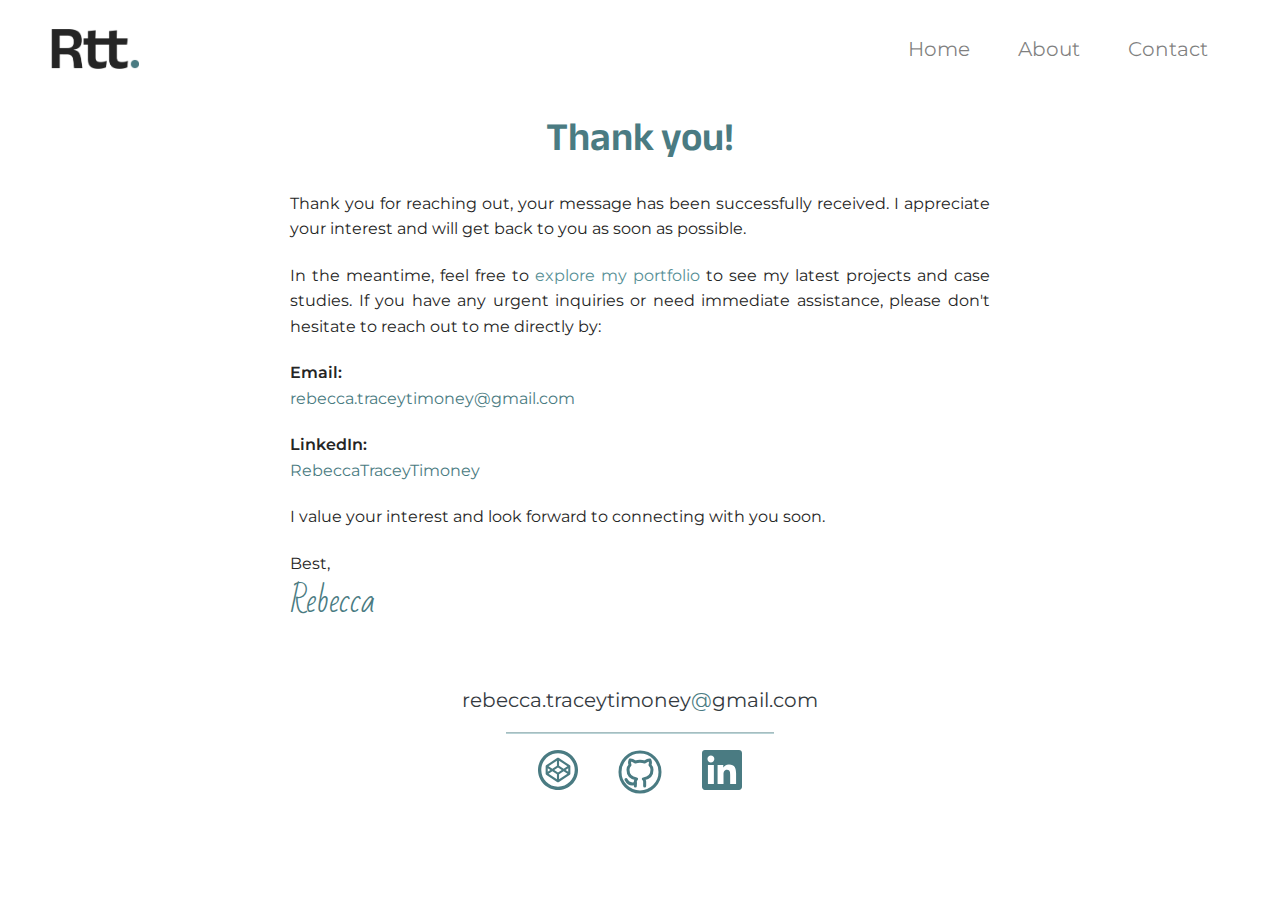
<file: thank-you.html>
<!DOCTYPE html>
<html lang="en">

<head>

    <!-- Google tag (gtag.js) -->
    <script async src="https://www.googletagmanager.com/gtag/js?id=G-MZ6VDEMLGP"></script>
    <script>
        window.dataLayer = window.dataLayer || [];
        function gtag() { dataLayer.push(arguments); }
        gtag('js', new Date());

        gtag('config', 'G-MZ6VDEMLGP');
    </script>

    <!-- meta data -->
    <meta charset="UTF-8" />
    <meta name="viewport" content="width=device-width, initial-scale=1.0" />
    <meta http-equiv="X-UA-Compatible" content="ie=edge" />
    <meta name="description" content="Online Portfolio - Rebecca Tracey-Timoney" />
    <meta name="title" content="Rebecca Tracey-Timoney" />

    <!-- favicon -->
    <link rel="shortcut icon" type="image/png" href="assets/images/favicon/favicon.ico" />
    <link rel="apple-touch-icon" sizes="180x180" href="assets/images/favicon/apple-touch-icon.png" />
    <link rel="icon" type="image/png" sizes="32x32" href="assets/images/favicon/favicon-32x32.png" />
    <link rel="icon" type="image/png" sizes="16x16" href="assets/images/favicon/favicon-16x16.png" />

    <!-- Stylesheets -->
    <link rel="stylesheet"
        href="https://cdnjs.cloudflare.com/ajax/libs/twitter-bootstrap/4.6.0/css/bootstrap.min.css" />
    <link rel="stylesheet" href="https://cdnjs.cloudflare.com/ajax/libs/font-awesome/5.15.4/css/all.min.css" />
    <link rel="stylesheet" href="assets/css/style.css" />

    <!-- Page title -->
    <title>Rebecca Tracey-Timoney | Contact</title>
</head>

<body>

    <!-- Navbar -->
    <nav class="navbar navbar-expand-md navbar-light">
        <a class="navbar-brand" href="index.html">
            <img src="assets/images/logo.png" height="40" class="d-inline-block align-top" alt="Logo" />
        </a>
        <button class="navbar-toggler" type="button" data-toggle="collapse" data-target="#navbarNav"
            aria-controls="navbarNav" aria-expanded="false" aria-label="Toggle navigation">
            <span class="navbar-toggler-icon"></span>
        </button>
        <div class="collapse navbar-collapse justify-content-end" id="navbarNav">
            <ul class="navbar-nav align-items-center">
                <li class="nav-item px-3 py-5-sm">
                    <a class="nav-link" href="index.html">Home</a>
                </li>
                <li class="nav-item px-3">
                    <a class="nav-link" href="about.html">About</a>
                </li>
                <li class="nav-item px-3">
                    <a class="nav-link" href="contact.html">Contact</a>
                </li>
            </ul>
        </div>
    </nav>

    <!-- Confirmation section -->
    <section id="confo-container" class="container-fluid">
        <div id="confo-header">
            <h1>Thank you!</h1>
        </div>
        <div id="confo-msg">
            <p>
                Thank you for reaching out, your message has been successfully received. I appreciate your interest and will get back to
                you as soon as possible.
            </p>
            <p>
                In the meantime, feel free to <a class="inline-link" href="index.html" aria-label="Link to home page">explore my portfolio</a> to see my latest projects and case studies. 
                If you have any urgent inquiries or need immediate assistance, please don't hesitate to reach out to me directly by:
            </p>
            <p class="config-link">
                <span>Email:</span><br>
                <a href="mailto:rebecca.traceytimoney@gmail.com?subject=Portfolio Enquiry">
                    rebecca.traceytimoney@gmail.com
                </a>
            </p>
            <p class="config-link">
                <span>LinkedIn:</span><br>
                <a href="https://www.linkedin.com/in/rebeccatraceytimoney/" target="_blank" rel="noopener noreferrer"
                    aria-label="Link to my LinkedIn profile">
                    RebeccaTraceyTimoney
                </a>
            </p>
            <p>
                I value your interest and look forward to connecting with you soon.
            </p>     
            <div>
                <span>Best,</span><br>
                <span id="confo-sig">
                    Rebecca
                </span>
            </div>   
        </div>
    </section>

    <!-- Footer -->
    <footer class="py-4" id="footer-container">
        <a href="mailto:rebecca.traceytimoney@gmail.com?subject=Portfolio Enquiry">
            <span class="text-dark">rebecca.traceytimoney</span>@<span class="text-dark">gmail.com</span>
        </a>
        <hr id="footer-hr">
        <div id="footer-icons">
            <a href="https://codepen.io/rebeccatraceyt" target="_blank" rel="noopener noreferrer"
                aria-label="Link to my CodePen profile">
                <img src="assets/images/codepen.svg" alt="CodePen icon">
            </a>
            <a href="https://github.com/rebeccatraceyt" target="_blank" rel="noopener noreferrer"
                aria-label="Link to my GitHub profile">
                <img src="assets/images/github.svg" alt="GitHub icon">
            </a>
            <a href="https://www.linkedin.com/in/rebeccatraceytimoney/" target="_blank" rel="noopener noreferrer"
                aria-label="Link to my LinkedIn profile">
                <img src="assets/images/linkedin.svg" alt="LinkedIn icon">
            </a>
        </div>
    </footer>


    <!-- Scripts -->
    <script src="https://cdnjs.cloudflare.com/ajax/libs/jquery/3.5.1/jquery.slim.min.js"></script>
    <script src="https://cdnjs.cloudflare.com/ajax/libs/popper.js/1.16.1/umd/popper.min.js"></script>
    <script src="https://cdnjs.cloudflare.com/ajax/libs/twitter-bootstrap/4.6.0/js/bootstrap.min.js"></script>

</body>

</html>
</file>
<file: assets/css/style.css>
/* ----------------------- *\ 
        Font Imports 
\* ----------------------- */

@import url('https://fonts.googleapis.com/css2?family=Anek+Bangla&family=Bad+Script&family=Montserrat:wght@400;600;700;900&display=swap');

/* ----------------------- *\ 
        Root Variables
\* ----------------------- */

:root {
    /* Font Variables */
    --body-font: 'Montserrat', sans-serif;
    --alt-font: 'Anek Bangla', sans-serif;
    --writing-font: 'Bad Script', sans-serif;

    /* Colour Palette Variables */
    --dark-blue: #4A7B82;
    --blue: #568F96;
    --light-blue: #B9D3D6;
    --opaque-blue: rgba(185, 211, 214, 0.40);

    /* Misc Colour Variables */
    --white: #fafafa;
    --body: #252525;

    /* Box Shadow Variables */
    --shadow-sm: 0px 4px 24px 0px rgba(0, 0, 0, 0.25);
}

/* ----------------------- *\ 
       Special Styling
\* ----------------------- */

* {
    margin: 0;
    padding: 0;
    box-sizing: border-box;
}
body {
    height: 100vh;
    padding: 1em 1.2em;
    line-height: 1.6;
    font-family: var(--body-font);
    color: var(--body);
}
section {
    max-width: 100vw;
}
.sec-height {
    min-height: 90vh;
}
a, a:hover, a:focus, a:active {
    text-decoration: none;
    color: inherit;
    cursor: pointer;
}
li {
    list-style: none;
}
h1, h2, h3 {
    font-family: var(--alt-font);
    font-weight: 600;
}
.sub-btn, .link-btn {
    display: flex;
    width: 100%;
    justify-content: center;
    align-items: center;
    gap: 10px;
    
    border-radius: 4px;
    font-size: 20px;
    font-family: var(--alt-font);
}
.link-btn {
    height: 52px;
    padding: 20px 24px;
}
.sub-btn {
    padding: 8px 16px;
    border: 1px solid var(--dark-blue);
}
.link-btn:hover, .link-btn:active,
.sub-btn:hover, .sub-btn:active {
    box-shadow: var(--shadow-sm);
}
.primary-btn, .primary-btn:hover, .primary-btn:active {
    color: var(--white);
    background-color: var(--dark-blue);
}
.secondary-btn, .secondary-btn:hover, .secondary-btn:active {
    color: var(--dark-blue);
    background-color: var(--white);
}
.inline-link {
    color: var(--blue);
}
.inline-link:hover, .inline-link:focus, .inline-link:active {
    color: var(--blue);
    text-decoration: underline;
}

/* ----------------------- *\ 
            Navbar
\* ----------------------- */

.nav-link:hover, .nav-link.active {
    color: var(--dark-blue) !important;
}
.navbar-nav{
    padding: 16px;
}
.nav-link {
    font-size: 1.25em;
}
.nav-link.active {
    border-bottom: 2px solid var(--dark-blue);
}

/* ----------------------- *\ 
        Homepage: Hero
\* ----------------------- */
#hero-container {
    max-width: 100%;
    gap: 16px;
    padding-bottom: 1.5rem;
}
.hero-text {
    padding: 1rem;
}
#hero-links {
    display: flex;
    justify-content: center;
    margin: 3em 0em 0em;
    flex-direction: column;
    gap: 12px;
}
#hero-links > .secondary-btn {
    border: 1px solid var(--dark-blue);
}

/* ----------------------- *\ 
      Homepage: Projects
\* ----------------------- */
.project-outer-container {
    padding-top: 1.5rem;
}
.project-container {
    padding: 40px;
    gap: 16px;

    border-radius: 40px;
    background: var(--opaque-blue);
    box-shadow: var(--shadow-sm);

    margin-bottom: 3rem;
}
.project-container > div {
    padding: 0;
}
.project-btns > div {
    display: flex;
    justify-content: center;
    padding: 6px 0;
}

/* ----------------------- *\ 
         About Page
\* ----------------------- */
.about-container {
    padding-top: 2em;
    margin-bottom: 3em;
}
.about-container > .row {
    margin-bottom: 2rem;
}
#quote-outer-container > h2 {
    font-size: 1.7em;
}
.quote-container {
    gap: 16px;
}
.quote-inner-container {
    align-items: center;
    text-align: center;
}
#quote-author {
    color: var(--dark-blue);
}
.facts-container {
    display: flex;
    flex-direction: column;
    align-items: center;
    gap: 40px;
}
.facts-item {
    display: flex;
    align-items: center;
    gap: 16px;
    text-align: justify;
}
.facts-item > p {
    margin-bottom: 0;
}
.fact-name {
    font-weight: 600;
}


/* ----------------------- *\ 
        Contact Page
\* ----------------------- */
.form-outer-container {
    margin: 2.5em auto;
}

.form-header {
    text-align: center;
}
.form-header > p {
    font-size: 16px;
    line-height: 24px;
}

.form-elements {
    margin: 1.5em .75em;
}

.form-label {
    margin: 0;
    font-size: 20px;
    font-weight: 500;
}

::placeholder, ::-webkit-input-placeholder {
    color: var(--dark-blue);
}
input[type=text], input[type=email], textarea {
    width: 100%;
    padding: 8px;
    border: 1px solid var(--body);
    border-radius: 4px;
    margin-top: 8px;
    resize: none;
}

input[type=text]:focus, 
input[type=text]:focus-visible, 
input[type=text]:focus-within, 
input[type=email]:focus, 
input[type=email]:focus-visible, 
input[type=email]:focus-within, 
textarea:focus, 
textarea:focus-visible, 
textarea:focus-within {
    outline: 1px solid var(--blue);
}

input[type='radio'],
input[type="checkbox"]:checked {
    accent-color: var(--blue);
}
.form-privacy > label {
    display: inline;
}

/* ----------------------- *\ 
       Thank you page
\* ----------------------- */
#confo-container {
    margin: 2em auto;
}
#confo-header {
    color: var(--dark-blue);
    display: flex;
    justify-content: center;
}
#confo-msg {
    margin-top: 1em;
    text-align: justify;
}
#confo-msg p {
    margin: 1.3em 0;
}
.config-link > span {
    font-weight: 600;
}
.config-link > a {
    color: var(--dark-blue);
}
#confo-sig {
    color: var(--dark-blue);
    font-family: var(--writing-font);
    font-size: 2em;
}


/* ----------------------- *\ 
       Privacy Policy
\* ----------------------- */
.policy-outer-container {
    margin: 2em auto;
    text-align: justify;
}
.policy-container {
    margin-top: 2em;
}
.policy-title {
    font-size: 20px;
}
.policy-header {
    color: var(--dark-blue);
}
.sub-policy {
    display: flex;
    gap: 12px;
}
.policy-name {
    font-weight: 600;
}

/* ----------------------- *\ 
           Footer
\* ----------------------- */

#footer-container {
    display: flex;
    flex-direction: column;
    align-items: center;
    color: var(--dark-blue);
    font-size: 1em;
}
#footer-hr {
    width: 268px;
    height: 1px;
    background-color: var(--light-blue);
}
#footer-icons {
    display: flex;
    align-items: flex-start;
    gap: 40px
}
#footer-icons > img {
    width: 40px;
    height: 40px;
}

/* ----------------------- *\ 
        Media Query
\* ----------------------- */

/* Breakpoint on Tablet device */
@media (min-width: 700px) {

    /* --- Special Styling --- */
    body {
        padding: 1em 2em;
    }
    .sub-btn {
       width: 30%;
    }
    
    /* --- Nav --- */
    .navbar-nav{
        padding: 0px;
    }
    .nav-link {
        display: inline-block;
        position: relative;
    }
    .nav-link.active {
        border: 0;
    }
    .nav-link::before {
        content: "";
        position: absolute;
        width: 100%;
        height: 2px;
        bottom: -2px;
        left: 0;
        border-radius: 20px;
        background-color: var(--blue);
        visibility: hidden;
        -webkit-transform: scaleX(0);
        transform: scaleX(0);
        -webkit-transition: all 0.3s ease-in-out 0s;
        transition: all 0.3s ease-in-out 0s;

    }
    .nav-link.active:before,
    .nav-link:hover:before {
        visibility: visible;
        -webkit-transform: scaleX(1);
        transform: scaleX(1);
    }

    /* --- Footer --- */
    #footer-container {
        font-size: 1.25em;
    }

    /* --- Homepage --- */
    #hero-container {
        gap: 0;
        align-items: center;
        max-width: 80%;
        padding-top: 3.5rem;
    }
    .hero-img, .hero-text {
        padding: 1.5rem;
    }
    #hero-links {
        justify-content: flex-start;
        flex-direction: row;
    }

    .project-container {
        max-width: 90%;
        gap: 0;
        align-items: center;
        margin: 3rem auto;
    }
    .project-container > div {
        padding: 20px;
    }
    .project-btns > div {
        justify-content: flex-start;
        padding: 6px;
    }

    /* --- About Page --- */
    .about-container, .facts-outer-container {
        padding: 4rem;
    }
    .quote-inner-container {
        align-items: end;
    }
    .quote-icon {
        height: 100%;
    }

    /* --- Contact Page --- */
    .form-outer-container {
        margin: 2.5em auto;
        max-width: 60%;
    }

    /* --- Policy Page --- */
    .policy-outer-container {
        max-width: 80%;
    }
}

/* Breakpoint on Larger Tablet device */
@media (min-width: 992px) {
    /* --- Nav  --- */
    
}

/* Breakpoint on a Laptop Screen */
@media (min-width: 1025px) {
    /* --- Nav  --- */
    .link-btn {
        width: 200px;
    }
    .project-btns > div {
        max-width: -webkit-fit-content;
    }

    /* --- About Page --- */
    .about-container, .facts-outer-container {
        max-width: 80%;
    }

    #confo-container {
        max-width: 60%;
    }
}
</file>
